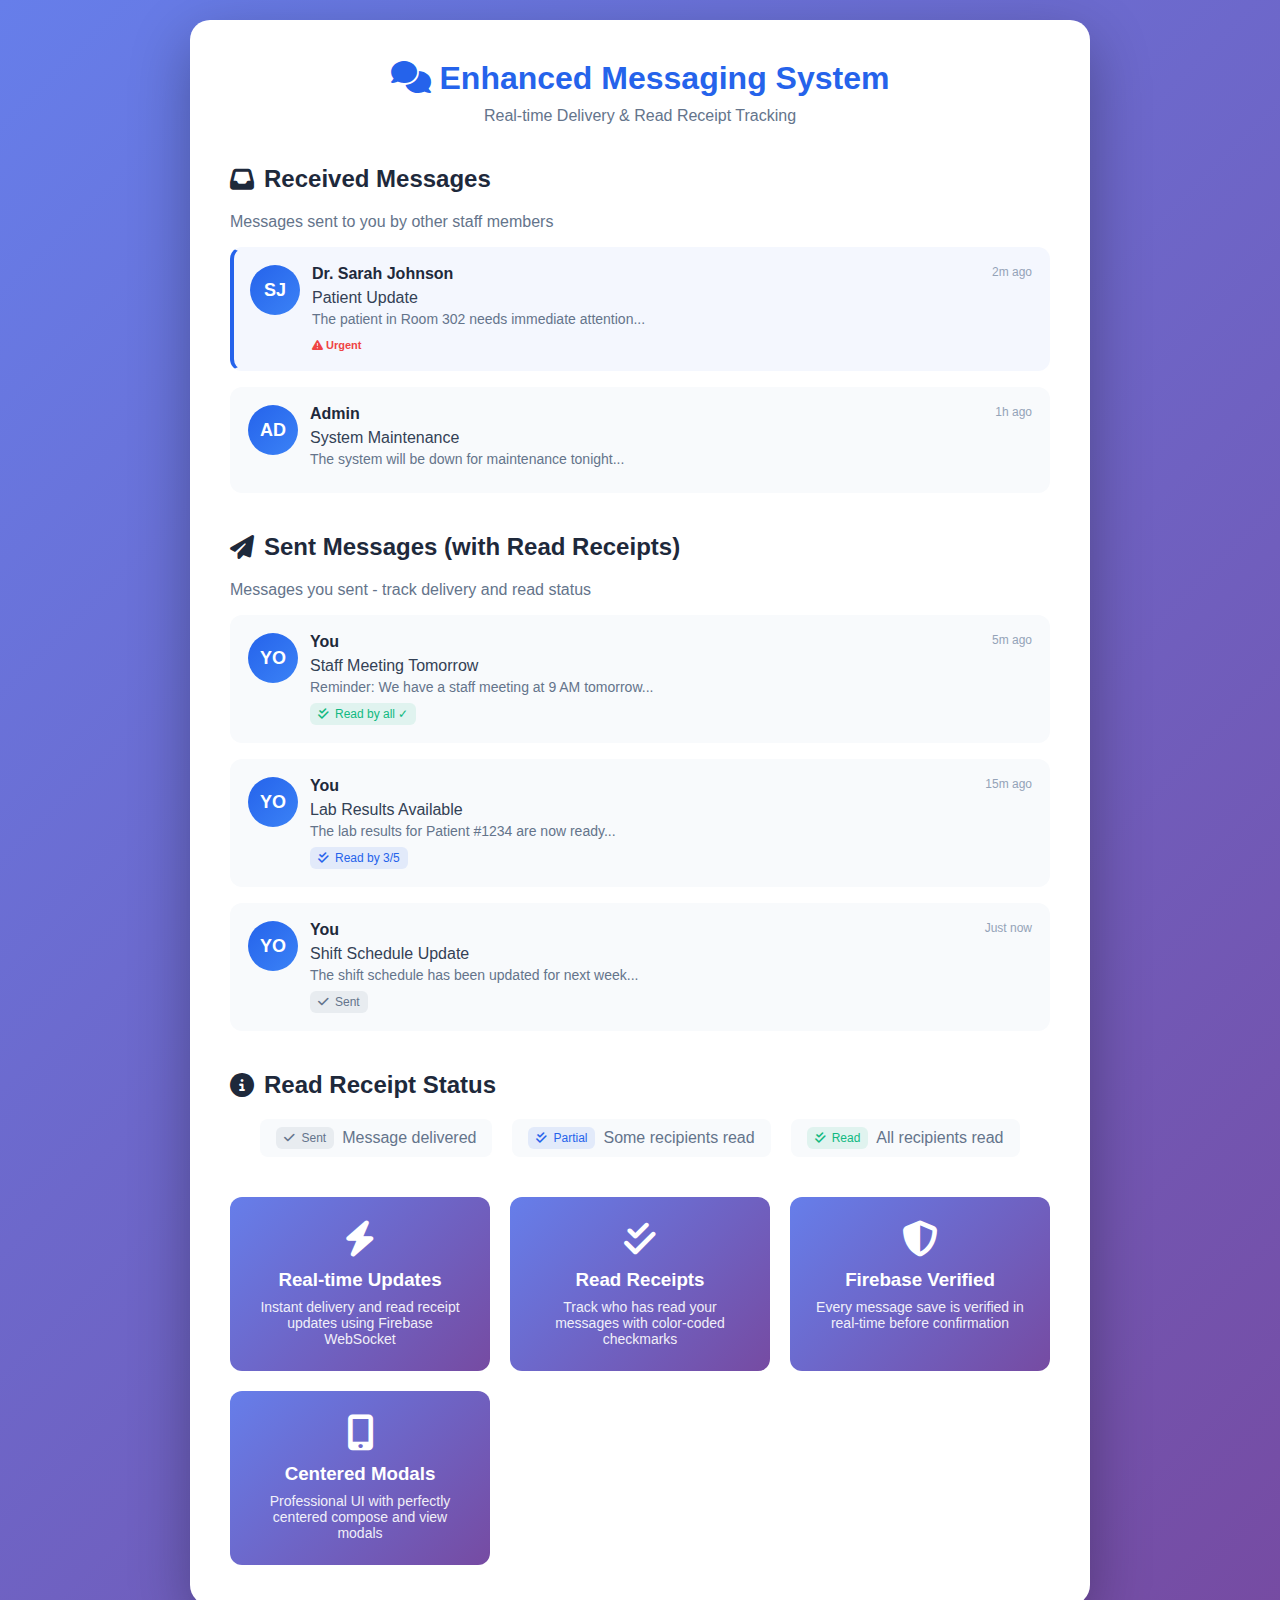
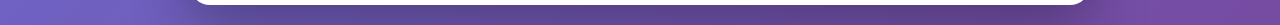
<file: messaging-demo.html>
<!DOCTYPE html>
<html lang="en">
<head>
    <meta charset="UTF-8">
    <meta name="viewport" content="width=device-width, initial-scale=1.0">
    <title>Messaging System Demo - Read Receipts</title>
    <link rel="stylesheet" href="https://cdnjs.cloudflare.com/ajax/libs/font-awesome/6.4.0/css/all.min.css">
    <style>
        * {
            margin: 0;
            padding: 0;
            box-sizing: border-box;
        }
        
        body {
            font-family: 'Segoe UI', Tahoma, Geneva, Verdana, sans-serif;
            background: linear-gradient(135deg, #667eea 0%, #764ba2 100%);
            min-height: 100vh;
            display: flex;
            justify-content: center;
            align-items: center;
            padding: 20px;
        }
        
        .container {
            background: white;
            border-radius: 20px;
            padding: 40px;
            max-width: 900px;
            width: 100%;
            box-shadow: 0 20px 60px rgba(0, 0, 0, 0.3);
        }
        
        h1 {
            color: #2563eb;
            margin-bottom: 10px;
            text-align: center;
        }
        
        .subtitle {
            text-align: center;
            color: #64748b;
            margin-bottom: 40px;
        }
        
        .demo-section {
            margin-bottom: 40px;
        }
        
        .demo-section h2 {
            color: #1e293b;
            margin-bottom: 20px;
            display: flex;
            align-items: center;
            gap: 10px;
        }
        
        .message-item {
            background: #f8fafc;
            border-radius: 12px;
            padding: 16px;
            margin-bottom: 16px;
            display: flex;
            gap: 12px;
            border: 2px solid transparent;
            transition: all 0.3s ease;
        }
        
        .message-item:hover {
            border-color: #2563eb;
            transform: translateX(5px);
        }
        
        .message-item.unread {
            background: rgba(37, 99, 235, 0.05);
            border-left: 4px solid #2563eb;
        }
        
        .message-avatar {
            width: 50px;
            height: 50px;
            border-radius: 50%;
            background: linear-gradient(135deg, #2563eb, #3b82f6);
            color: white;
            display: flex;
            align-items: center;
            justify-content: center;
            font-weight: 700;
            font-size: 18px;
            flex-shrink: 0;
        }
        
        .message-details {
            flex: 1;
        }
        
        .message-header {
            display: flex;
            justify-content: space-between;
            margin-bottom: 6px;
        }
        
        .message-sender {
            font-weight: 600;
            color: #1e293b;
        }
        
        .message-time {
            color: #94a3b8;
            font-size: 12px;
        }
        
        .message-subject {
            font-weight: 500;
            color: #334155;
            margin-bottom: 4px;
        }
        
        .message-preview {
            color: #64748b;
            font-size: 14px;
            margin-bottom: 8px;
        }
        
        .read-receipt {
            display: inline-flex;
            align-items: center;
            gap: 6px;
            font-size: 12px;
            padding: 4px 8px;
            border-radius: 6px;
            font-weight: 500;
        }
        
        .read-receipt.sent {
            color: #64748b;
            background: rgba(100, 116, 139, 0.1);
        }
        
        .read-receipt.delivered {
            color: #2563eb;
            background: rgba(37, 99, 235, 0.1);
        }
        
        .read-receipt.read {
            color: #10b981;
            background: rgba(16, 185, 129, 0.1);
            animation: pulse 2s ease infinite;
        }
        
        @keyframes pulse {
            0%, 100% { opacity: 1; }
            50% { opacity: 0.7; }
        }
        
        .feature-grid {
            display: grid;
            grid-template-columns: repeat(auto-fit, minmax(250px, 1fr));
            gap: 20px;
            margin-top: 30px;
        }
        
        .feature-card {
            background: linear-gradient(135deg, #667eea 0%, #764ba2 100%);
            color: white;
            padding: 24px;
            border-radius: 12px;
            text-align: center;
        }
        
        .feature-card i {
            font-size: 36px;
            margin-bottom: 12px;
        }
        
        .feature-card h3 {
            margin-bottom: 8px;
        }
        
        .feature-card p {
            font-size: 14px;
            opacity: 0.9;
        }
        
        .status-legend {
            display: flex;
            gap: 20px;
            justify-content: center;
            margin-top: 20px;
            flex-wrap: wrap;
        }
        
        .legend-item {
            display: flex;
            align-items: center;
            gap: 8px;
            padding: 8px 16px;
            background: #f8fafc;
            border-radius: 8px;
        }
    </style>
</head>
<body>
    <div class="container">
        <h1><i class="fas fa-comments"></i> Enhanced Messaging System</h1>
        <p class="subtitle">Real-time Delivery & Read Receipt Tracking</p>
        
        <!-- Received Messages Example -->
        <div class="demo-section">
            <h2><i class="fas fa-inbox"></i> Received Messages</h2>
            <p style="color: #64748b; margin-bottom: 16px;">Messages sent to you by other staff members</p>
            
            <div class="message-item unread">
                <div class="message-avatar">SJ</div>
                <div class="message-details">
                    <div class="message-header">
                        <span class="message-sender">Dr. Sarah Johnson</span>
                        <span class="message-time">2m ago</span>
                    </div>
                    <div class="message-subject">Patient Update</div>
                    <div class="message-preview">The patient in Room 302 needs immediate attention...</div>
                    <span style="color: #ef4444; font-size: 11px; font-weight: 600;">
                        <i class="fas fa-exclamation-triangle"></i> Urgent
                    </span>
                </div>
            </div>
            
            <div class="message-item">
                <div class="message-avatar">AD</div>
                <div class="message-details">
                    <div class="message-header">
                        <span class="message-sender">Admin</span>
                        <span class="message-time">1h ago</span>
                    </div>
                    <div class="message-subject">System Maintenance</div>
                    <div class="message-preview">The system will be down for maintenance tonight...</div>
                </div>
            </div>
        </div>
        
        <!-- Sent Messages Example -->
        <div class="demo-section">
            <h2><i class="fas fa-paper-plane"></i> Sent Messages (with Read Receipts)</h2>
            <p style="color: #64748b; margin-bottom: 16px;">Messages you sent - track delivery and read status</p>
            
            <div class="message-item">
                <div class="message-avatar">YO</div>
                <div class="message-details">
                    <div class="message-header">
                        <span class="message-sender">You</span>
                        <span class="message-time">5m ago</span>
                    </div>
                    <div class="message-subject">Staff Meeting Tomorrow</div>
                    <div class="message-preview">Reminder: We have a staff meeting at 9 AM tomorrow...</div>
                    <span class="read-receipt read">
                        <i class="fas fa-check-double"></i> Read by all ✓
                    </span>
                </div>
            </div>
            
            <div class="message-item">
                <div class="message-avatar">YO</div>
                <div class="message-details">
                    <div class="message-header">
                        <span class="message-sender">You</span>
                        <span class="message-time">15m ago</span>
                    </div>
                    <div class="message-subject">Lab Results Available</div>
                    <div class="message-preview">The lab results for Patient #1234 are now ready...</div>
                    <span class="read-receipt delivered">
                        <i class="fas fa-check-double"></i> Read by 3/5
                    </span>
                </div>
            </div>
            
            <div class="message-item">
                <div class="message-avatar">YO</div>
                <div class="message-details">
                    <div class="message-header">
                        <span class="message-sender">You</span>
                        <span class="message-time">Just now</span>
                    </div>
                    <div class="message-subject">Shift Schedule Update</div>
                    <div class="message-preview">The shift schedule has been updated for next week...</div>
                    <span class="read-receipt sent">
                        <i class="fas fa-check"></i> Sent
                    </span>
                </div>
            </div>
        </div>
        
        <!-- Status Legend -->
        <div class="demo-section">
            <h2><i class="fas fa-info-circle"></i> Read Receipt Status</h2>
            <div class="status-legend">
                <div class="legend-item">
                    <span class="read-receipt sent">
                        <i class="fas fa-check"></i> Sent
                    </span>
                    <span style="color: #64748b;">Message delivered</span>
                </div>
                <div class="legend-item">
                    <span class="read-receipt delivered">
                        <i class="fas fa-check-double"></i> Partial
                    </span>
                    <span style="color: #64748b;">Some recipients read</span>
                </div>
                <div class="legend-item">
                    <span class="read-receipt read">
                        <i class="fas fa-check-double"></i> Read
                    </span>
                    <span style="color: #64748b;">All recipients read</span>
                </div>
            </div>
        </div>
        
        <!-- Features Grid -->
        <div class="feature-grid">
            <div class="feature-card">
                <i class="fas fa-bolt"></i>
                <h3>Real-time Updates</h3>
                <p>Instant delivery and read receipt updates using Firebase WebSocket</p>
            </div>
            <div class="feature-card">
                <i class="fas fa-check-double"></i>
                <h3>Read Receipts</h3>
                <p>Track who has read your messages with color-coded checkmarks</p>
            </div>
            <div class="feature-card">
                <i class="fas fa-shield-alt"></i>
                <h3>Firebase Verified</h3>
                <p>Every message save is verified in real-time before confirmation</p>
            </div>
            <div class="feature-card">
                <i class="fas fa-mobile-alt"></i>
                <h3>Centered Modals</h3>
                <p>Professional UI with perfectly centered compose and view modals</p>
            </div>
        </div>
    </div>
</body>
</html>
</file>
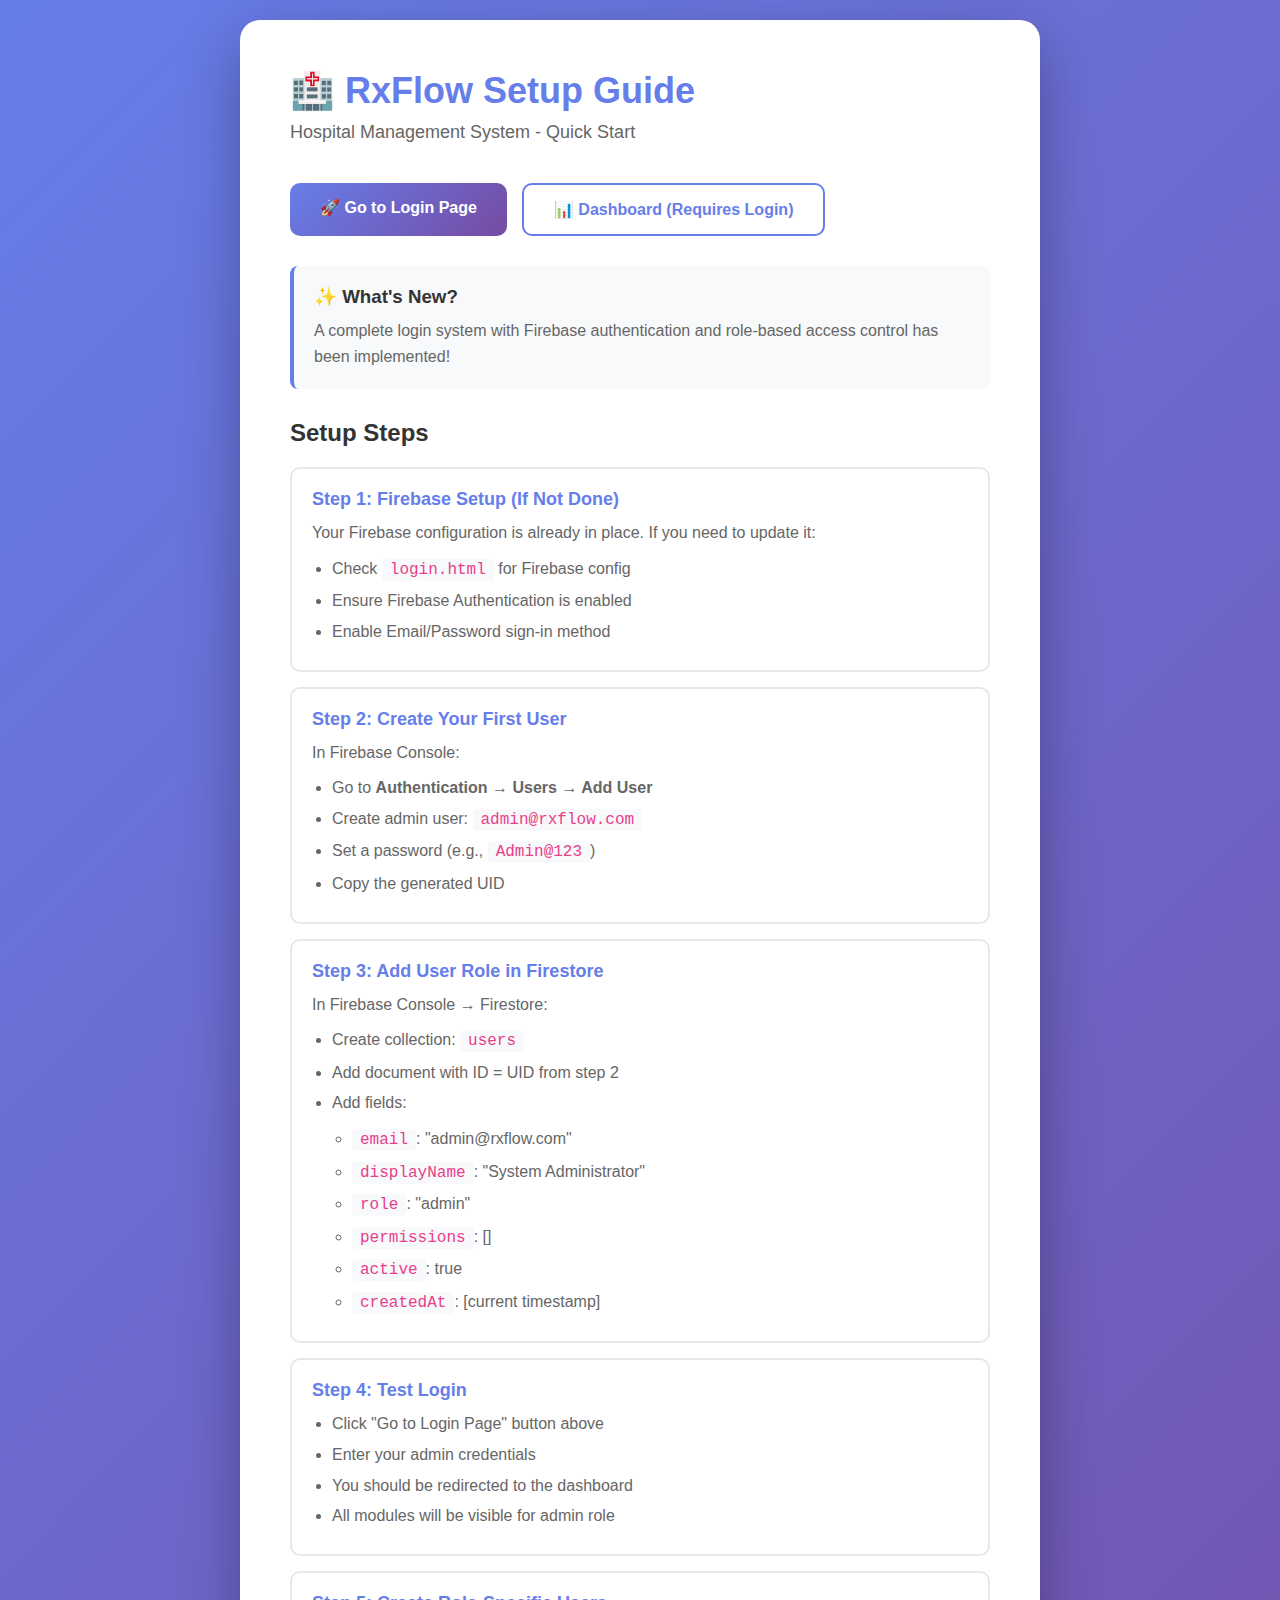
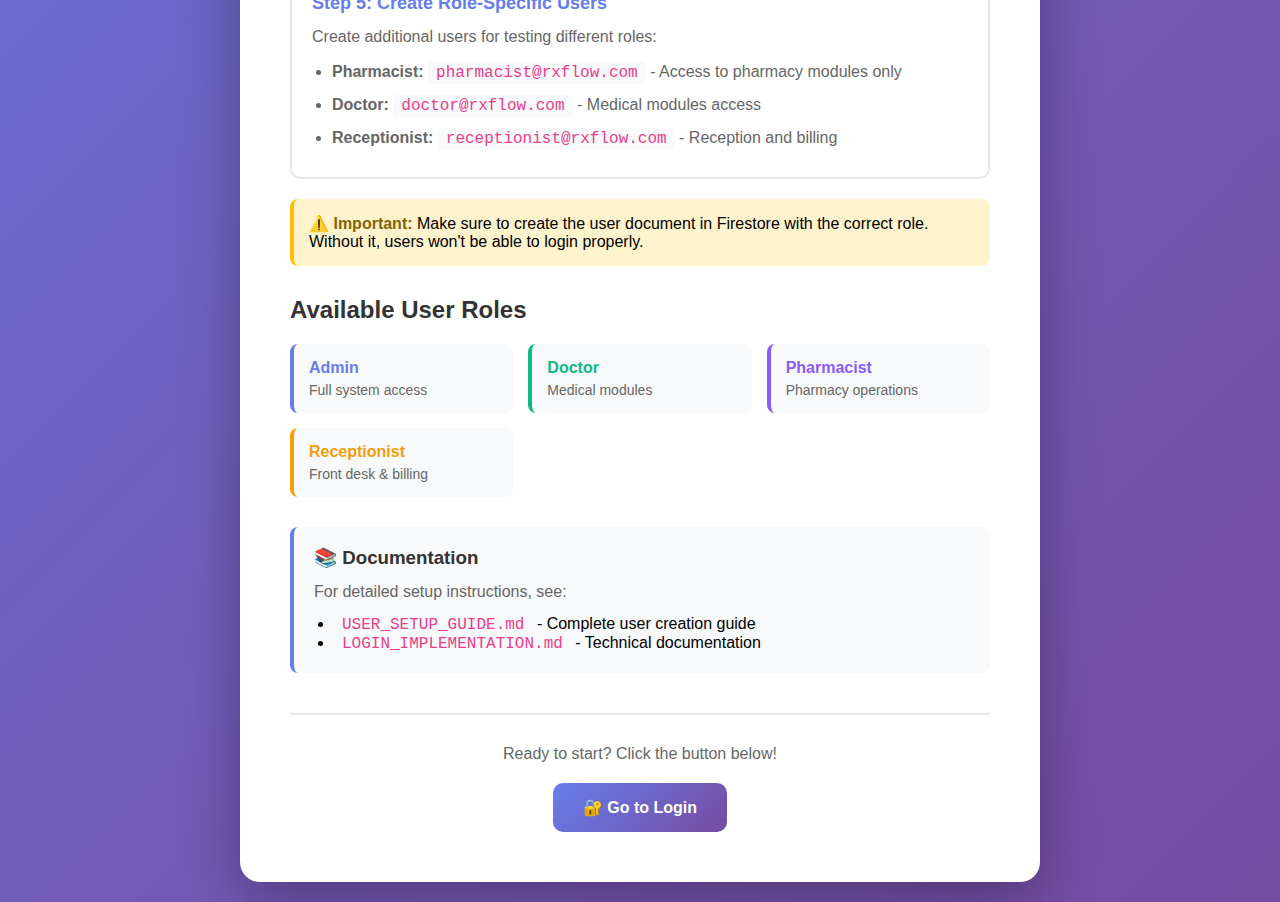
<file: start.html>
<!DOCTYPE html>
<html lang="en">
<head>
    <meta charset="UTF-8">
    <meta name="viewport" content="width=device-width, initial-scale=1.0">
    <title>RxFlow - Quick Start</title>
    <style>
        * {
            margin: 0;
            padding: 0;
            box-sizing: border-box;
        }
        
        body {
            font-family: 'Segoe UI', Tahoma, Geneva, Verdana, sans-serif;
            background: linear-gradient(135deg, #667eea 0%, #764ba2 100%);
            min-height: 100vh;
            display: flex;
            align-items: center;
            justify-content: center;
            padding: 20px;
        }
        
        .container {
            background: white;
            border-radius: 20px;
            padding: 50px;
            max-width: 800px;
            box-shadow: 0 20px 60px rgba(0,0,0,0.3);
        }
        
        h1 {
            color: #667eea;
            margin-bottom: 10px;
            font-size: 36px;
        }
        
        .subtitle {
            color: #666;
            margin-bottom: 40px;
            font-size: 18px;
        }
        
        .info-box {
            background: #f8f9fa;
            border-left: 4px solid #667eea;
            padding: 20px;
            margin: 20px 0;
            border-radius: 8px;
        }
        
        .info-box h3 {
            color: #333;
            margin-bottom: 10px;
        }
        
        .info-box p {
            color: #666;
            line-height: 1.6;
        }
        
        .btn-group {
            display: flex;
            gap: 15px;
            margin: 30px 0;
            flex-wrap: wrap;
        }
        
        .btn {
            padding: 15px 30px;
            border: none;
            border-radius: 10px;
            font-size: 16px;
            font-weight: 600;
            cursor: pointer;
            text-decoration: none;
            display: inline-block;
            transition: all 0.3s;
        }
        
        .btn-primary {
            background: linear-gradient(135deg, #667eea 0%, #764ba2 100%);
            color: white;
        }
        
        .btn-primary:hover {
            transform: translateY(-2px);
            box-shadow: 0 10px 25px rgba(102, 126, 234, 0.3);
        }
        
        .btn-secondary {
            background: white;
            color: #667eea;
            border: 2px solid #667eea;
        }
        
        .btn-secondary:hover {
            background: #667eea;
            color: white;
        }
        
        .step {
            background: white;
            border: 2px solid #e5e7eb;
            padding: 20px;
            margin: 15px 0;
            border-radius: 10px;
        }
        
        .step h4 {
            color: #667eea;
            margin-bottom: 10px;
            font-size: 18px;
        }
        
        .step p, .step ul {
            color: #666;
            line-height: 1.6;
        }
        
        .step ul {
            margin-left: 20px;
            margin-top: 10px;
        }
        
        .step li {
            margin: 5px 0;
        }
        
        code {
            background: #f8f9fa;
            padding: 2px 8px;
            border-radius: 4px;
            color: #e83e8c;
            font-family: 'Courier New', monospace;
        }
        
        .warning {
            background: #fff3cd;
            border-left: 4px solid #ffc107;
            padding: 15px;
            margin: 20px 0;
            border-radius: 8px;
        }
        
        .warning strong {
            color: #856404;
        }
    </style>
</head>
<body>
    <div class="container">
        <h1>🏥 RxFlow Setup Guide</h1>
        <p class="subtitle">Hospital Management System - Quick Start</p>
        
        <div class="btn-group">
            <a href="login.html" class="btn btn-primary">🚀 Go to Login Page</a>
            <a href="index.html" class="btn btn-secondary">📊 Dashboard (Requires Login)</a>
        </div>
        
        <div class="info-box">
            <h3>✨ What's New?</h3>
            <p>A complete login system with Firebase authentication and role-based access control has been implemented!</p>
        </div>
        
        <h2 style="margin: 30px 0 20px 0; color: #333;">Setup Steps</h2>
        
        <div class="step">
            <h4>Step 1: Firebase Setup (If Not Done)</h4>
            <p>Your Firebase configuration is already in place. If you need to update it:</p>
            <ul>
                <li>Check <code>login.html</code> for Firebase config</li>
                <li>Ensure Firebase Authentication is enabled</li>
                <li>Enable Email/Password sign-in method</li>
            </ul>
        </div>
        
        <div class="step">
            <h4>Step 2: Create Your First User</h4>
            <p>In Firebase Console:</p>
            <ul>
                <li>Go to <strong>Authentication → Users → Add User</strong></li>
                <li>Create admin user: <code>admin@rxflow.com</code></li>
                <li>Set a password (e.g., <code>Admin@123</code>)</li>
                <li>Copy the generated UID</li>
            </ul>
        </div>
        
        <div class="step">
            <h4>Step 3: Add User Role in Firestore</h4>
            <p>In Firebase Console → Firestore:</p>
            <ul>
                <li>Create collection: <code>users</code></li>
                <li>Add document with ID = UID from step 2</li>
                <li>Add fields:
                    <ul style="margin-left: 20px;">
                        <li><code>email</code>: "admin@rxflow.com"</li>
                        <li><code>displayName</code>: "System Administrator"</li>
                        <li><code>role</code>: "admin"</li>
                        <li><code>permissions</code>: []</li>
                        <li><code>active</code>: true</li>
                        <li><code>createdAt</code>: [current timestamp]</li>
                    </ul>
                </li>
            </ul>
        </div>
        
        <div class="step">
            <h4>Step 4: Test Login</h4>
            <ul>
                <li>Click "Go to Login Page" button above</li>
                <li>Enter your admin credentials</li>
                <li>You should be redirected to the dashboard</li>
                <li>All modules will be visible for admin role</li>
            </ul>
        </div>
        
        <div class="step">
            <h4>Step 5: Create Role-Specific Users</h4>
            <p>Create additional users for testing different roles:</p>
            <ul>
                <li><strong>Pharmacist:</strong> <code>pharmacist@rxflow.com</code> - Access to pharmacy modules only</li>
                <li><strong>Doctor:</strong> <code>doctor@rxflow.com</code> - Medical modules access</li>
                <li><strong>Receptionist:</strong> <code>receptionist@rxflow.com</code> - Reception and billing</li>
            </ul>
        </div>
        
        <div class="warning">
            <strong>⚠️ Important:</strong> Make sure to create the user document in Firestore with the correct role. Without it, users won't be able to login properly.
        </div>
        
        <h2 style="margin: 30px 0 20px 0; color: #333;">Available User Roles</h2>
        
        <div style="display: grid; grid-template-columns: repeat(auto-fit, minmax(200px, 1fr)); gap: 15px; margin: 20px 0;">
            <div style="background: #f8f9fa; padding: 15px; border-radius: 8px; border-left: 4px solid #667eea;">
                <strong style="color: #667eea;">Admin</strong>
                <p style="font-size: 14px; color: #666; margin-top: 5px;">Full system access</p>
            </div>
            <div style="background: #f8f9fa; padding: 15px; border-radius: 8px; border-left: 4px solid #10b981;">
                <strong style="color: #10b981;">Doctor</strong>
                <p style="font-size: 14px; color: #666; margin-top: 5px;">Medical modules</p>
            </div>
            <div style="background: #f8f9fa; padding: 15px; border-radius: 8px; border-left: 4px solid #8b5cf6;">
                <strong style="color: #8b5cf6;">Pharmacist</strong>
                <p style="font-size: 14px; color: #666; margin-top: 5px;">Pharmacy operations</p>
            </div>
            <div style="background: #f8f9fa; padding: 15px; border-radius: 8px; border-left: 4px solid #f59e0b;">
                <strong style="color: #f59e0b;">Receptionist</strong>
                <p style="font-size: 14px; color: #666; margin-top: 5px;">Front desk & billing</p>
            </div>
        </div>
        
        <div class="info-box" style="margin-top: 30px;">
            <h3>📚 Documentation</h3>
            <p>For detailed setup instructions, see:</p>
            <ul style="margin-left: 20px; margin-top: 10px;">
                <li><code>USER_SETUP_GUIDE.md</code> - Complete user creation guide</li>
                <li><code>LOGIN_IMPLEMENTATION.md</code> - Technical documentation</li>
            </ul>
        </div>
        
        <div style="margin-top: 40px; padding-top: 30px; border-top: 2px solid #e5e7eb; text-align: center; color: #666;">
            <p>Ready to start? Click the button below!</p>
            <a href="login.html" class="btn btn-primary" style="margin-top: 20px;">🔐 Go to Login</a>
        </div>
    </div>
</body>
</html>
</file>
